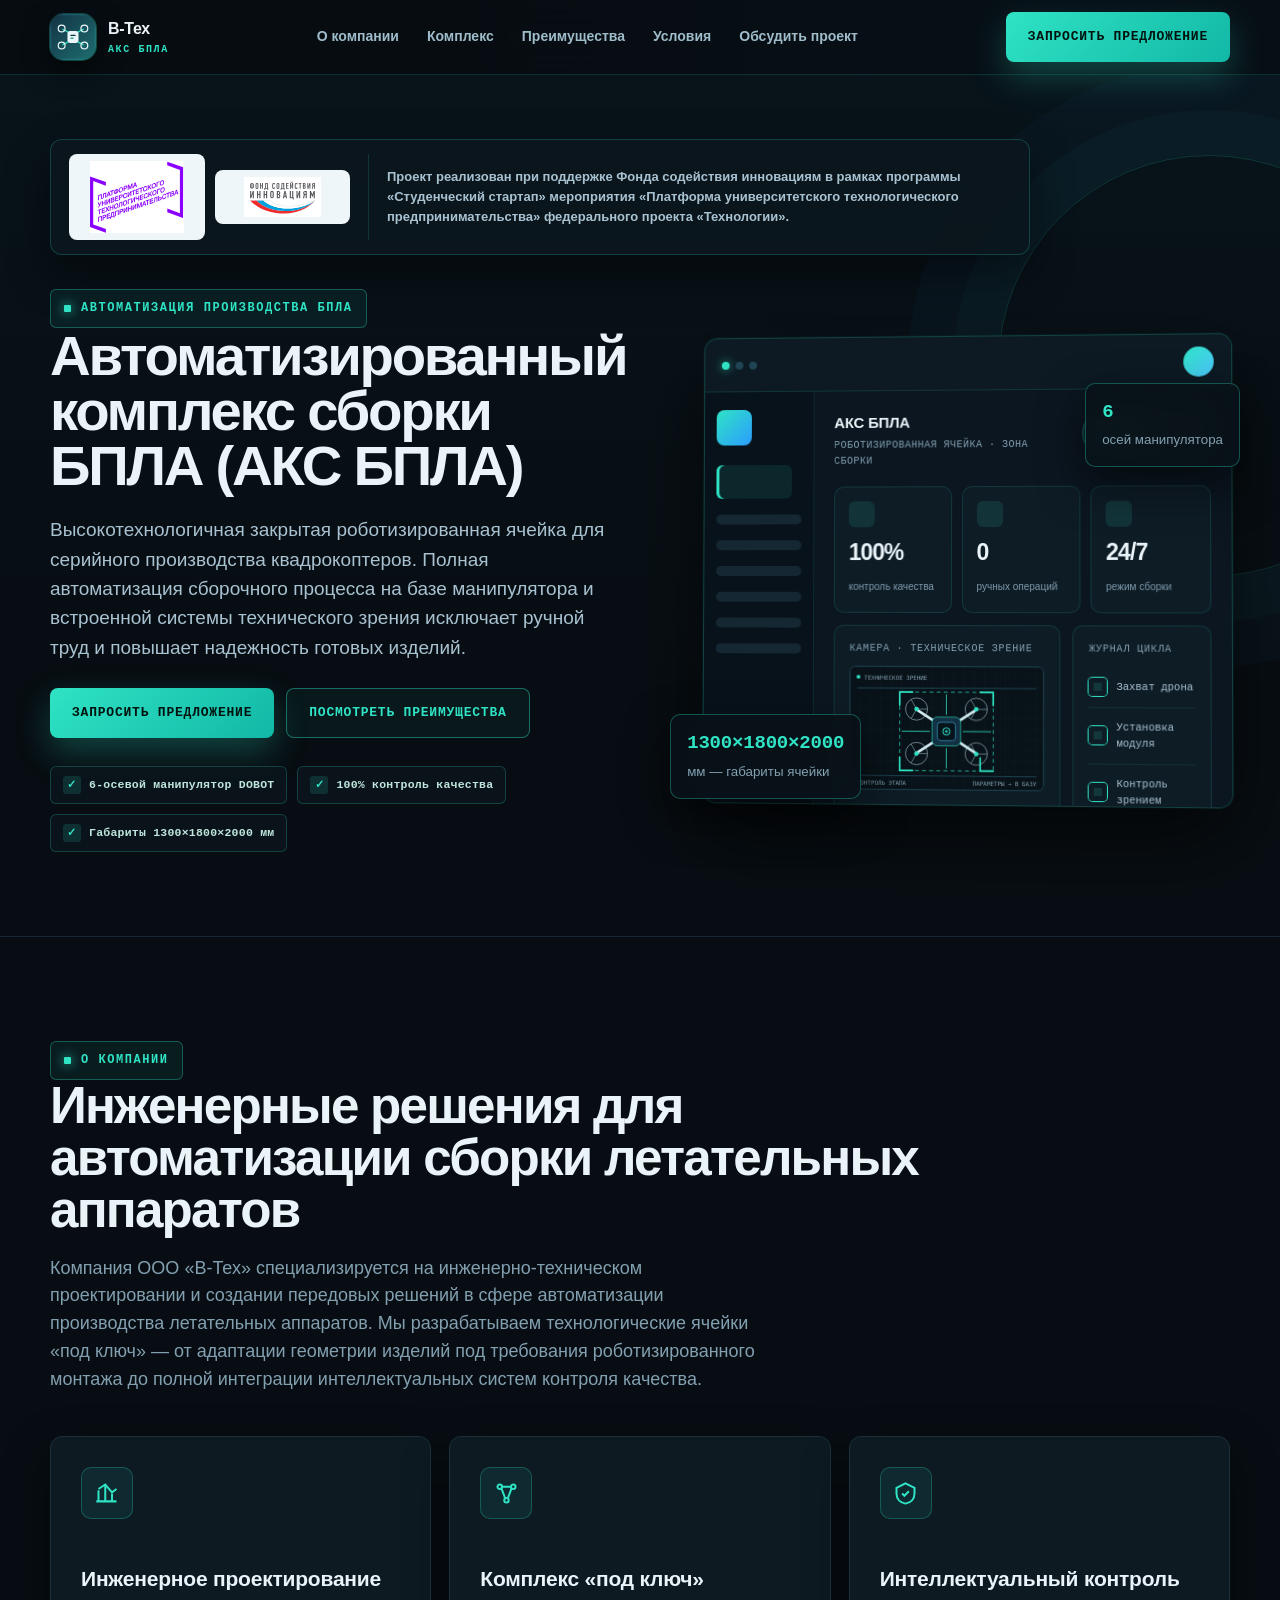
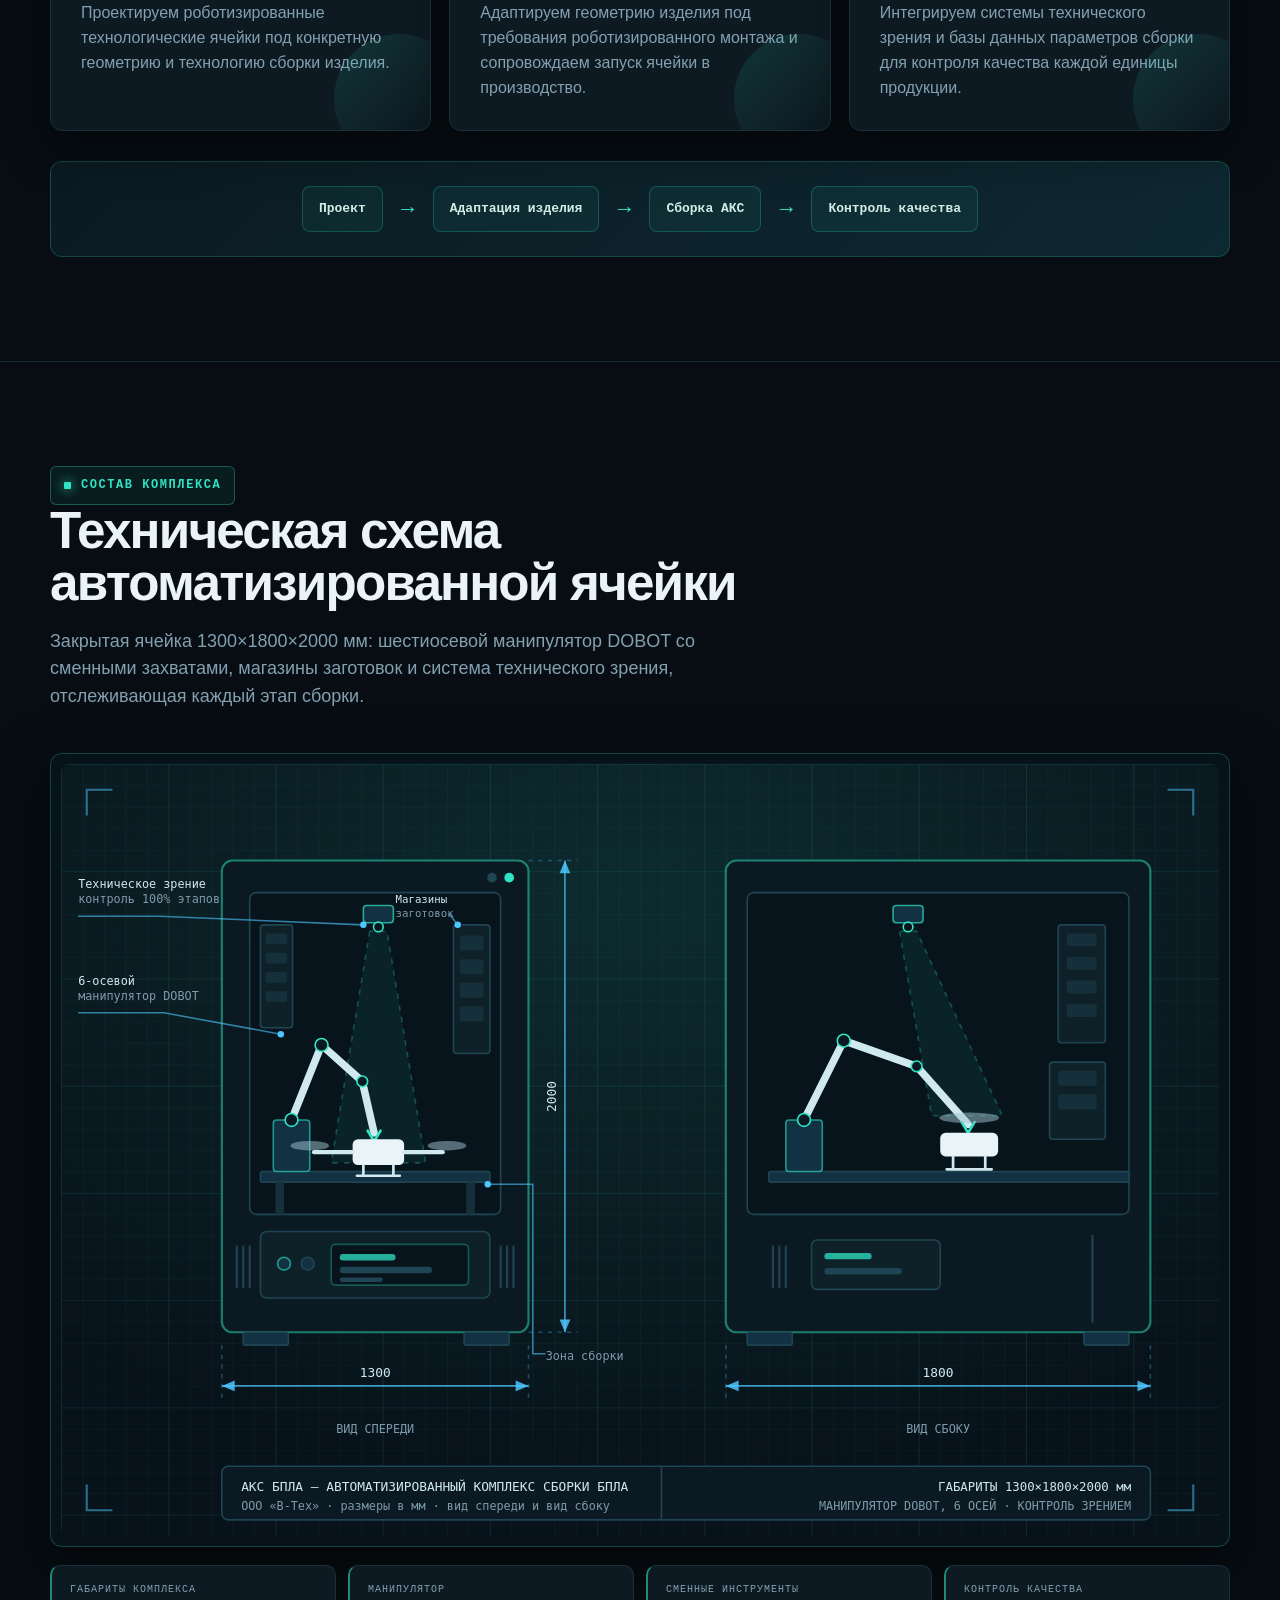
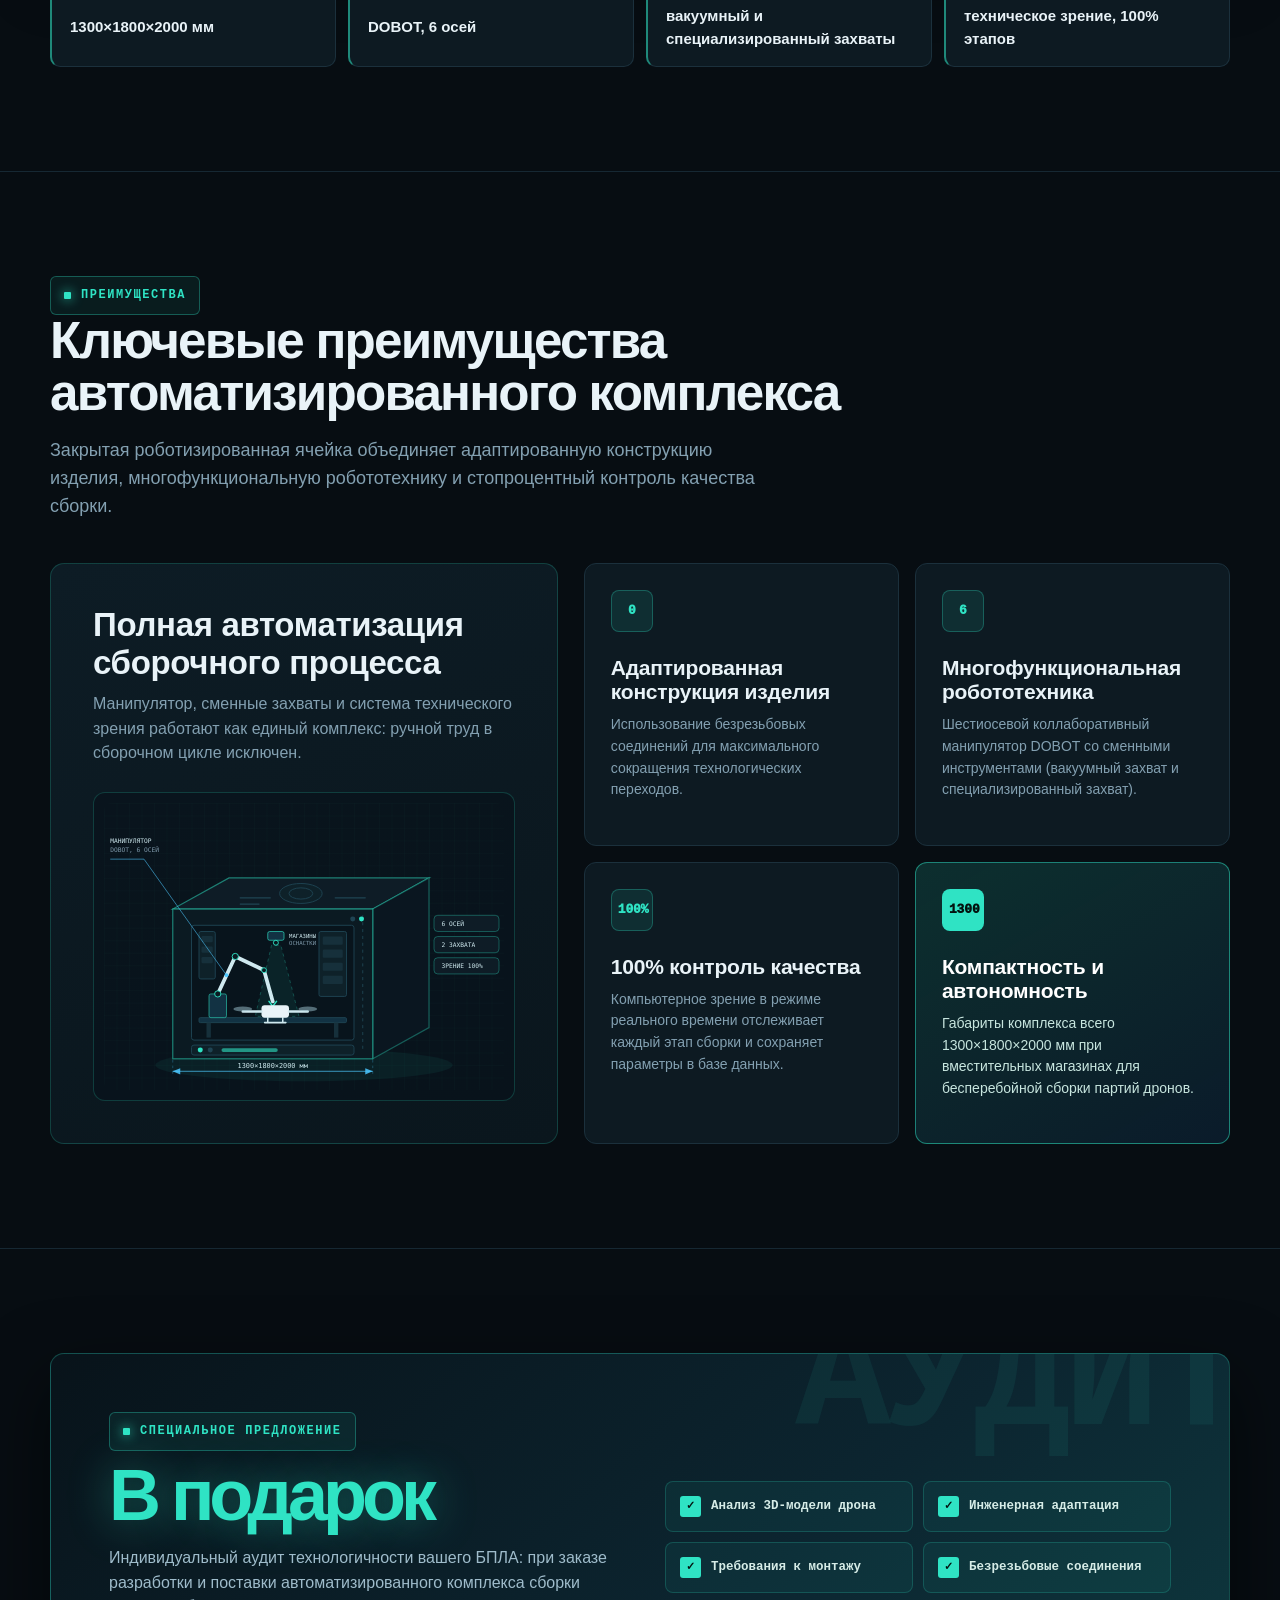
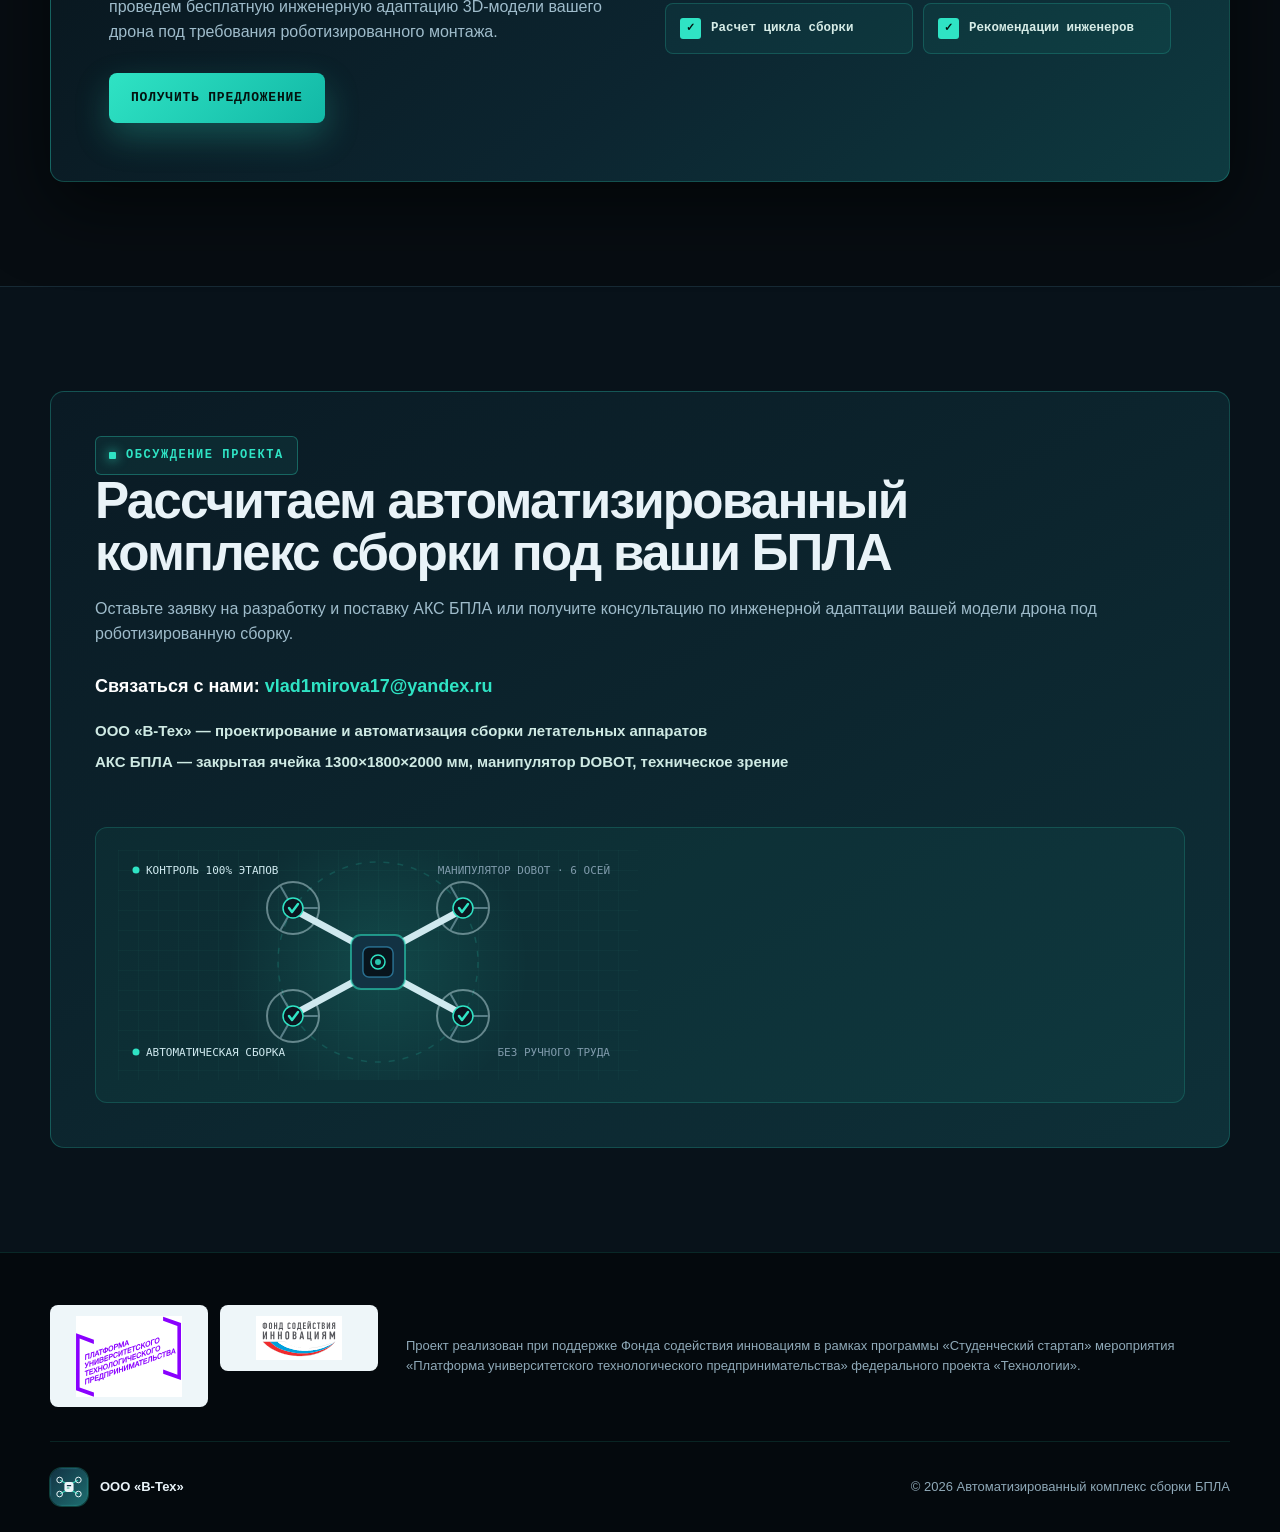
<file: index.html>
<!DOCTYPE html>
<html lang="ru">
<head>
<meta charset="utf-8"/>
<meta name="viewport" content="width=device-width, initial-scale=1, viewport-fit=cover"/>
<title>В-Тех — автоматизированные комплексы и роботизированная сборка БПЛА</title>
<meta name="description" content="В-Тех — разработка автоматизированных и роботизированных комплексов для сборки БПЛА. Автоматизация производства, роботизированная сборка и техническое зрение."/>
<meta name="theme-color" content="#f4faff"/>
<meta name="format-detection" content="telephone=no"/>
<link rel="icon" href="assets/logo.svg" type="image/svg+xml"/>
<link rel="preload" as="image" href="assets/putp.svg"/>
<link rel="preload" as="image" href="assets/fasie.svg"/>
<link rel="stylesheet" href="styles.css"/>
<link rel="stylesheet" href="theme.css"/>
</head>
<body>
<header class="site-header">
  <div class="container nav-wrap">
    <a class="brand" href="#top" aria-label="В-Тех">
      <img src="assets/logo.svg" alt="Логотип ООО «В-Тех»"/>
      <span>В-Тех<small>АКС БПЛА</small></span>
    </a>
    <nav class="nav-links" id="navLinks">
      <a href="#about">О компании</a>
      <a href="#scheme">Комплекс</a>
      <a href="#benefits">Преимущества</a>
      <a href="#offer">Условия</a>
      <a href="#demo">Обсудить проект</a>
    </nav>
    <a class="btn btn-primary nav-cta" href="#demo" data-toast="Напишите нам на vlad1mirova17@yandex.ru — отправим опросный лист на разработку комплекса.">Запросить предложение</a>
    <button class="menu-toggle" id="menuToggle" type="button" aria-label="Открыть меню" aria-controls="navLinks" aria-expanded="false">☰</button>
  </div>
</header>

<main id="top">
  <section class="hero">
    <div class="container">
      <div class="support-strip" aria-label="Информация о поддержке проекта">
        <div class="support-logos">
          <div class="support-logo-card support-logo-card--putp">
            <img src="assets/putp.svg" alt="Платформа университетского технологического предпринимательства"/>
          </div>
          <div class="support-logo-card">
            <img src="assets/fasie.svg" alt="Фонд содействия инновациям"/>
          </div>
        </div>
        <p class="support-text">Проект реализован при поддержке Фонда содействия инновациям в рамках программы «Студенческий стартап» мероприятия «Платформа университетского технологического предпринимательства» федерального проекта «Технологии».</p>
      </div>

      <div class="hero-grid">
        <div class="hero-copy">
          <span class="eyebrow">Автоматизация производства БПЛА</span>
          <h1>Автоматизированный комплекс сборки БПЛА (АКС БПЛА)</h1>
          <p class="lead">Высокотехнологичная закрытая роботизированная ячейка для серийного производства квадрокоптеров. Полная автоматизация сборочного процесса на базе манипулятора и встроенной системы технического зрения исключает ручной труд и повышает надежность готовых изделий.</p>
          <div class="hero-actions">
            <a class="btn btn-primary" href="#demo" data-toast="Напишите нам на vlad1mirova17@yandex.ru — отправим опросный лист на разработку комплекса.">Запросить предложение</a>
            <a class="btn btn-secondary" href="#benefits">Посмотреть преимущества</a>
          </div>
          <div class="hero-points">
            <span>6-осевой манипулятор DOBOT</span>
            <span>100% контроль качества</span>
            <span>Габариты 1300×1800×2000 мм</span>
          </div>
        </div>

        <div class="app-scene" aria-label="Макет панели контроля роботизированной ячейки">
          <div class="floating-card fc-one">
            <b>1300×1800×2000</b>
            <small>мм — габариты ячейки</small>
          </div>
          <div class="floating-card fc-two">
            <b>6</b>
            <small>осей манипулятора</small>
          </div>
          <div class="app-window">
            <div class="app-topbar">
              <div class="window-dots"><i></i><i></i><i></i></div>
              <div class="app-user"></div>
            </div>
            <div class="app-body">
              <aside class="app-side">
                <div class="side-logo"></div>
                <div class="side-item active"></div>
                <div class="side-item"></div>
                <div class="side-item"></div>
                <div class="side-item"></div>
                <div class="side-item"></div>
                <div class="side-item"></div>
                <div class="side-item"></div>
              </aside>
              <div class="app-main">
                <div class="app-heading">
                  <div>
                    <div class="panel-title">АКС БПЛА</div>
                    <div class="panel-subtitle">Роботизированная ячейка · зона сборки</div>
                  </div>
                  <div class="status-pill">Комплекс активен</div>
                </div>
                <div class="metric-grid">
                  <div class="metric">
                    <div class="metric-icon"></div>
                    <b>100%</b>
                    <small>контроль качества</small>
                  </div>
                  <div class="metric">
                    <div class="metric-icon"></div>
                    <b>0</b>
                    <small>ручных операций</small>
                  </div>
                  <div class="metric">
                    <div class="metric-icon"></div>
                    <b>24/7</b>
                    <small>режим сборки</small>
                  </div>
                </div>
                <div class="app-lower">
                  <div class="chart-card">
                    <div class="panel-caption">Камера · техническое зрение</div>
                    <img class="cell-view" src="assets/vision-view.svg" alt="Кадр системы технического зрения: квадрокоптер в зоне сборки, положение узлов отслеживается"/>
                  </div>
                  <div class="tasks-card">
                    <div class="panel-caption">Журнал цикла</div>
                    <div class="task-row"><div class="task-check"></div><div class="task-text">Захват дрона</div></div>
                    <div class="task-row"><div class="task-check"></div><div class="task-text">Установка модуля</div></div>
                    <div class="task-row"><div class="task-check"></div><div class="task-text">Контроль зрением</div></div>
                  </div>
                </div>
              </div>
            </div>
          </div>
        </div>
      </div>
    </div>
  </section>

  <section id="about">
    <div class="container">
      <span class="eyebrow">О компании</span>
      <h2>Инженерные решения для автоматизации сборки летательных аппаратов</h2>
      <p class="section-intro">Компания ООО «В-Тех» специализируется на инженерно-техническом проектировании и создании передовых решений в сфере автоматизации производства летательных аппаратов. Мы разрабатываем технологические ячейки «под ключ» — от адаптации геометрии изделий под требования роботизированного монтажа до полной интеграции интеллектуальных систем контроля качества.</p>
      <div class="about-grid">
        <article class="info-card">
          <div class="icon-box">
            <svg viewBox="0 0 24 24" fill="none" stroke="currentColor" stroke-width="1.8">
              <path d="M4 19V9m6 10V5m6 14v-7m4 7H2"></path>
              <path d="M4 8l6-4 6 7 4-3"></path>
            </svg>
          </div>
          <h3>Инженерное проектирование</h3>
          <p>Проектируем роботизированные технологические ячейки под конкретную геометрию и технологию сборки изделия.</p>
        </article>
        <article class="info-card">
          <div class="icon-box">
            <svg viewBox="0 0 24 24" fill="none" stroke="currentColor" stroke-width="1.8">
              <circle cx="6" cy="6" r="2"></circle>
              <circle cx="18" cy="6" r="2"></circle>
              <circle cx="12" cy="18" r="2"></circle>
              <path d="M8 6h8M7.5 7.5l3.2 8.3m5.8-8.3l-3.2 8.3"></path>
            </svg>
          </div>
          <h3>Комплекс «под ключ»</h3>
          <p>Адаптируем геометрию изделия под требования роботизированного монтажа и сопровождаем запуск ячейки в производство.</p>
        </article>
        <article class="info-card">
          <div class="icon-box">
            <svg viewBox="0 0 24 24" fill="none" stroke="currentColor" stroke-width="1.8">
              <path d="M12 3l8 4v5c0 5-3.4 8.2-8 9-4.6-.8-8-4-8-9V7l8-4z"></path>
              <path d="M9 12l2 2 4-4"></path>
            </svg>
          </div>
          <h3>Интеллектуальный контроль</h3>
          <p>Интегрируем системы технического зрения и базы данных параметров сборки для контроля качества каждой единицы продукции.</p>
        </article>
      </div>
      <div class="flow-strip">
        <div class="flow-row">
          <div class="flow-node">Проект</div>
          <div class="flow-arrow">→</div>
          <div class="flow-node">Адаптация изделия</div>
          <div class="flow-arrow">→</div>
          <div class="flow-node">Сборка АКС</div>
          <div class="flow-arrow">→</div>
          <div class="flow-node">Контроль качества</div>
        </div>
      </div>
    </div>
  </section>


  <section id="scheme">
    <div class="container">
      <span class="eyebrow">Состав комплекса</span>
      <h2>Техническая схема автоматизированной ячейки</h2>
      <p class="section-intro">Закрытая ячейка 1300×1800×2000 мм: шестиосевой манипулятор DOBOT со сменными захватами, магазины заготовок и система технического зрения, отслеживающая каждый этап сборки.</p>
      <figure class="scheme-figure">
        <img src="assets/cell-blueprint.svg" alt="Техническая схема АКС БПЛА: вид спереди и вид сбоку, габариты 1300×1800×2000 мм, манипулятор DOBOT, магазины заготовок, система технического зрения"/>
      </figure>
      <div class="scheme-specs">
        <div class="spec">
          <span class="spec-key">Габариты комплекса</span>
          <span class="spec-val">1300×1800×2000 мм</span>
        </div>
        <div class="spec">
          <span class="spec-key">Манипулятор</span>
          <span class="spec-val">DOBOT, 6 осей</span>
        </div>
        <div class="spec">
          <span class="spec-key">Сменные инструменты</span>
          <span class="spec-val">вакуумный и специализированный захваты</span>
        </div>
        <div class="spec">
          <span class="spec-key">Контроль качества</span>
          <span class="spec-val">техническое зрение, 100% этапов</span>
        </div>
      </div>
    </div>
  </section>

  <section id="benefits">
    <div class="container">
      <span class="eyebrow">Преимущества</span>
      <h2>Ключевые преимущества автоматизированного комплекса</h2>
      <p class="section-intro">Закрытая роботизированная ячейка объединяет адаптированную конструкцию изделия, многофункциональную робототехнику и стопроцентный контроль качества сборки.</p>
      <div class="benefits-layout">
        <div class="benefit-feature">
          <h3>Полная автоматизация сборочного процесса</h3>
          <p>Манипулятор, сменные захваты и система технического зрения работают как единый комплекс: ручной труд в сборочном цикле исключен.</p>
          <figure class="benefit-visual">
            <img src="assets/benefits-cell.svg" alt="Роботизированная ячейка АКС БПЛА в изометрии: манипулятор DOBOT, магазины оснастки, система технического зрения и квадрокоптер на столе сборки"/>
          </figure>
        </div>
        <div class="benefits-grid">
          <article class="benefit-card">
            <span class="benefit-mark">0</span>
            <h3>Адаптированная конструкция изделия</h3>
            <p>Использование безрезьбовых соединений для максимального сокращения технологических переходов.</p>
          </article>
          <article class="benefit-card">
            <span class="benefit-mark">6</span>
            <h3>Многофункциональная робототехника</h3>
            <p>Шестиосевой коллаборативный манипулятор DOBOT со сменными инструментами (вакуумный захват и специализированный захват).</p>
          </article>
          <article class="benefit-card">
            <span class="benefit-mark">100%</span>
            <h3>100% контроль качества</h3>
            <p>Компьютерное зрение в режиме реального времени отслеживает каждый этап сборки и сохраняет параметры в базе данных.</p>
          </article>
          <article class="benefit-card featured">
            <span class="benefit-mark">1300</span>
            <h3>Компактность и автономность</h3>
            <p>Габариты комплекса всего 1300×1800×2000 мм при вместительных магазинах для бесперебойной сборки партий дронов.</p>
          </article>
        </div>
      </div>
    </div>
  </section>

  <section id="offer">
    <div class="container">
      <div class="offer-wrap">
        <div class="offer-grid">
          <div>
            <span class="eyebrow">Специальное предложение</span>
            <div class="discount">
              <b>В подарок</b>
            </div>
            <p>Индивидуальный аудит технологичности вашего БПЛА: при заказе разработки и поставки автоматизированного комплекса сборки проведем бесплатную инженерную адаптацию 3D-модели вашего дрона под требования роботизированного монтажа.</p>
            <a class="btn btn-primary" href="#demo" style="margin-top:12px" data-toast="Напишите нам на vlad1mirova17@yandex.ru — отправим опросный лист для аудита технологичности.">Получить предложение</a>
          </div>
          <div class="offer-list">
            <div class="offer-item">Анализ 3D-модели дрона</div>
            <div class="offer-item">Инженерная адаптация</div>
            <div class="offer-item">Требования к монтажу</div>
            <div class="offer-item">Безрезьбовые соединения</div>
            <div class="offer-item">Расчет цикла сборки</div>
            <div class="offer-item">Рекомендации инженеров</div>
          </div>
        </div>
      </div>
    </div>
  </section>


  <section class="cta" id="demo">
    <div class="container">
      <div class="cta-grid">
        <div class="cta-copy">
          <span class="eyebrow">Обсуждение проекта</span>
          <h2>Рассчитаем автоматизированный комплекс сборки под ваши БПЛА</h2>
          <p>Оставьте заявку на разработку и поставку АКС БПЛА или получите консультацию по инженерной адаптации вашей модели дрона под роботизированную сборку.</p>
          <p class="cta-mail">Связаться с нами: <a href="mailto:vlad1mirova17@yandex.ru">vlad1mirova17@yandex.ru</a></p>
          <ul class="cta-contacts">
            <li>ООО «В-Тех» — проектирование и автоматизация сборки летательных аппаратов</li>
            <li>АКС БПЛА — закрытая ячейка 1300×1800×2000 мм, манипулятор DOBOT, техническое зрение</li>
          </ul>
          <div class="cta-visual">
            <img src="assets/drone-final.svg" alt="Собранный квадрокоптер: все узлы проверены системой технического зрения"/>
          </div>
        </div>
      </div>
    </div>
  </section>
</main>

<footer class="footer">
  <div class="container">
    <div class="funding-footer">
      <div class="funding-logos">
        <div class="funding-logo funding-logo--putp">
          <img src="assets/putp.svg" alt="Платформа университетского технологического предпринимательства"/>
        </div>
        <div class="funding-logo">
          <img src="assets/fasie.svg" alt="Фонд содействия инновациям"/>
        </div>
      </div>
      <p class="funding-text">Проект реализован при поддержке Фонда содействия инновациям в рамках программы «Студенческий стартап» мероприятия «Платформа университетского технологического предпринимательства» федерального проекта «Технологии».</p>
    </div>
    <div class="footer-bottom">
      <div class="footer-brand">
        <img src="assets/logo.svg" alt="В-Тех"/>
        ООО «В-Тех»
      </div>
      <div>© 2026 Автоматизированный комплекс сборки БПЛА</div>
    </div>
  </div>
</footer>

<div class="toast" id="toast" role="status" aria-live="polite"></div>
<script src="script.js"></script>
</body>
</html>
</file>
<file: styles.css>
:root{--ink:#0b2440;--muted:#5e7187;--line:#dceaf2;--paper:#fff;--soft:#f4faff;--sky:#e8f7ff;--blue:#2878ff;--blue-2:#3ca8ff;--mint:#78dfc2;--mint-dark:#2ea984;--navy:#0c335b;--shadow:0 26px 80px #1c537e24;--radius-xl:32px;--radius-lg:24px;--radius-md:18px}
*{box-sizing:border-box}html{scroll-behavior:smooth;-moz-text-size-adjust:100%;text-size-adjust:100%;--lightningcss-light:initial;--lightningcss-dark: ;color-scheme:light}body{color:var(--ink);background:var(--paper);margin:0;font-family:Inter,ui-sans-serif,-apple-system,BlinkMacSystemFont,Segoe UI,Arial,sans-serif;line-height:1.55;overflow-x:hidden}body:before{content:"";pointer-events:none;opacity:.45;z-index:-2;background-image:radial-gradient(circle at 18% 8%,#3ca8ff14,#0000 24%),radial-gradient(circle at 88% 22%,#78dfc21a,#0000 22%);position:fixed;inset:0}a{color:inherit;text-decoration:none}a,button{-webkit-tap-highlight-color:transparent}button{touch-action:manipulation}button,input,textarea{font:inherit}img{max-width:100%;display:block}.container{width:min(1180px,100% - 40px);margin:0 auto}.eyebrow{color:var(--blue);letter-spacing:.04em;text-transform:uppercase;background:#ffffffb8;border:1px solid #2878ff29;border-radius:999px;align-items:center;gap:10px;padding:8px 13px;font-size:13px;font-weight:800;display:inline-flex}.eyebrow:before{content:"";background:var(--mint-dark);border-radius:50%;width:8px;height:8px;box-shadow:0 0 0 5px #2ea9841f}h1,h2,h3,p{margin-top:0}h1{letter-spacing:-.055em;max-width:720px;margin-bottom:22px;font-size:clamp(42px,6vw,76px);line-height:.98}h2{letter-spacing:-.045em;margin-bottom:18px;font-size:clamp(34px,4vw,54px);line-height:1.02}h3{letter-spacing:-.02em;margin-bottom:10px;font-size:21px;line-height:1.15}.section-intro{max-width:730px;color:var(--muted);margin-bottom:42px;font-size:18px}.hero-grid>*,.offer-grid>*,.cta-grid>*,.benefits-layout>*,.modules-visual>*,.funding-footer>*{min-width:0}
.btn{cursor:pointer;border:0;border-radius:14px;justify-content:center;align-items:center;gap:10px;min-height:52px;padding:0 22px;font-weight:800;transition:transform .2s,box-shadow .2s,background .2s;display:inline-flex}.btn:hover{transform:translateY(-2px)}.btn-primary{color:#fff;background:linear-gradient(135deg, var(--blue), var(--blue-2));box-shadow:0 16px 30px #2878ff42}.btn-secondary{color:var(--ink);border:1px solid var(--line);background:#ffffffd6}
.site-header{z-index:50;-webkit-backdrop-filter:blur(18px);backdrop-filter:blur(18px);background:#ffffffd6;border-bottom:1px solid #dceaf2e6;position:sticky;top:0}.nav-wrap{justify-content:space-between;align-items:center;gap:22px;min-height:78px;display:flex}.brand{letter-spacing:-.02em;align-items:center;gap:12px;font-weight:900;display:inline-flex}.brand img{border-radius:14px;width:46px;height:46px;box-shadow:0 8px 24px #2878ff21}.brand span small{color:var(--muted);letter-spacing:.08em;text-transform:uppercase;font-size:11px;font-weight:700;display:block}.nav-links{color:#355168;align-items:center;gap:28px;font-size:14px;font-weight:750;display:flex}.nav-links a:hover{color:var(--blue)}.menu-toggle{border:1px solid var(--line);width:46px;height:46px;color:var(--ink);background:#fff;border-radius:14px;font-size:21px;display:none}
.hero{background:linear-gradient(#f4faffeb,#fffffffa),radial-gradient(circle at 80% 12%,#78dfc22e,#0000 30%);padding:72px 0 88px;position:relative;overflow:hidden}.hero:after{content:"";border:1px solid #2878ff1a;border-radius:50%;width:420px;height:420px;position:absolute;top:80px;right:-140px;box-shadow:0 0 0 45px #2878ff06,0 0 0 90px #2878ff05}.support-strip{z-index:2;background:#ffffffeb;border:1px solid #2878ff1f;border-radius:18px;grid-template-columns:300px minmax(0,1fr);align-items:center;gap:18px;width:min(100%,980px);margin-bottom:34px;padding:14px 18px;display:grid;position:relative;box-shadow:0 12px 36px #245b8414}.support-text{color:#355168;overflow-wrap:break-word;margin:0;font-size:13px;font-weight:750;line-height:1.55}.support-logos{border-right:1px solid var(--line);justify-content:center;align-items:center;gap:10px;padding-right:18px;display:flex}.support-logo-card{background:#fff;border-radius:10px;place-items:center;width:136px;min-width:0;height:54px;padding:7px 10px;display:grid;position:relative}.support-logo-card img{z-index:2;object-fit:contain;background:#fff;max-width:118px;max-height:40px;position:relative}.support-logo-fallback{z-index:1;color:var(--navy);text-align:center;overflow-wrap:break-word;background:#fff;place-items:center;padding:7px;font-size:10px;font-weight:900;line-height:1.1;display:grid;position:absolute;inset:0}.hero-grid{z-index:2;grid-template-columns:1.02fr .98fr;align-items:center;gap:62px;display:grid;position:relative}.hero-copy .lead{color:#425f76;max-width:680px;margin-bottom:26px;font-size:19px}.hero-actions{flex-wrap:wrap;gap:12px;margin-bottom:28px;display:flex}.hero-points{color:#355168;flex-wrap:wrap;gap:10px;font-size:13px;font-weight:800;display:flex}.hero-points span{border:1px solid var(--line);background:#ffffffb8;border-radius:999px;align-items:center;gap:8px;padding:9px 12px;display:inline-flex}.hero-points span:before{content:"✓";color:#fff;background:var(--mint-dark);border-radius:50%;place-items:center;width:18px;height:18px;font-size:11px;display:grid}.support-logo-card--putp{width:136px;height:86px}.support-logo-card--putp img{max-width:118px;max-height:72px}
.app-scene{min-height:520px;position:relative}.app-window{box-shadow:var(--shadow);background:#fff;border:1px solid #bfd9e8e6;border-radius:28px;position:absolute;inset:24px 0 26px 18px;overflow:hidden;transform:perspective(1200px)rotateY(-4deg)rotateX(1deg)}.app-topbar{background:#fff;border-bottom:1px solid #e9f0f5;justify-content:space-between;align-items:center;height:54px;padding:0 17px;display:flex}.window-dots{gap:6px;display:flex}.window-dots i{background:#d2e2ec;border-radius:50%;width:8px;height:8px}.app-user{background:linear-gradient(135deg, var(--mint), var(--blue-2));border-radius:50%;width:30px;height:30px}.app-body{grid-template-columns:120px 1fr;height:calc(100% - 54px);display:grid}.app-side{background:#f8fbfd;border-right:1px solid #e9f0f5;padding:18px 12px}.side-logo{background:linear-gradient(135deg, var(--blue), var(--mint));border-radius:12px;width:36px;height:36px;margin-bottom:20px}.side-item{background:#dae8f0;border-radius:999px;height:10px;margin:0 0 16px}.side-item.active{width:88%;height:34px;box-shadow:inset 3px 0 0 var(--blue);background:#eaf4ff;border-radius:10px}.app-main{background:#fbfdff;padding:20px}.app-heading{justify-content:space-between;align-items:flex-start;gap:14px;margin-bottom:18px;display:flex}.fake-title{background:#203d55;border-radius:999px;width:150px;height:15px}.fake-subtitle{background:#cbdbe5;border-radius:999px;width:210px;height:8px;margin-top:9px}.status-pill{color:var(--mint-dark);background:#eafaf5;border-radius:999px;padding:7px 11px;font-size:10px;font-weight:900}.metric-grid{grid-template-columns:repeat(3,1fr);gap:10px;margin-bottom:12px;display:grid}.metric{background:#fff;border:1px solid #e5eef4;border-radius:16px;min-height:88px;padding:14px}.metric b{letter-spacing:-.04em;margin:8px 0 2px;font-size:23px;display:block}.metric small{color:#7890a2;font-size:10px}.metric-icon{background:#eaf4ff;border-radius:9px;width:26px;height:26px}.app-lower{grid-template-columns:1.25fr .75fr;gap:12px;display:grid}.chart-card,.tasks-card{background:#fff;border:1px solid #e5eef4;border-radius:17px;min-height:190px;padding:15px}.chart-bars{border-bottom:1px solid #eaf0f4;align-items:flex-end;gap:8px;height:120px;margin-top:18px;padding:0 6px 10px;display:flex}.chart-bars i{background:linear-gradient(180deg, var(--blue-2), var(--blue));opacity:.9;border-radius:8px 8px 3px 3px;flex:1}.chart-bars i:first-child{height:38%}.chart-bars i:nth-child(2){height:58%}.chart-bars i:nth-child(3){height:44%}.chart-bars i:nth-child(4){height:76%}.chart-bars i:nth-child(5){height:61%}.chart-bars i:nth-child(6){height:88%}.task-row{border-bottom:1px solid #edf3f6;align-items:center;gap:9px;padding:11px 0;display:flex}.task-row:last-child{border-bottom:0}.task-check{width:18px;height:18px;box-shadow:inset 0 0 0 5px #fff, 0 0 0 1px var(--mint);background:#eafaf5;border-radius:6px}.task-lines{flex:1}.task-lines:before,.task-lines:after{content:"";background:#dbe8ef;border-radius:99px;height:7px;display:block}.task-lines:after{background:#edf3f6;width:68%;margin-top:6px}.floating-card{z-index:3;-webkit-backdrop-filter:blur(12px);backdrop-filter:blur(12px);background:#fffffff0;border:1px solid #d3e5eff2;border-radius:16px;padding:14px 16px;position:absolute;box-shadow:0 16px 40px #1c537e29}.floating-card b{font-size:22px;display:block}.floating-card small{color:var(--muted)}.fc-one{bottom:32px;left:-12px}.fc-two{top:72px;right:-10px}
section{padding:104px 0}.about-grid{grid-template-columns:repeat(3,1fr);gap:18px;display:grid}.info-card{border:1px solid var(--line);border-radius:var(--radius-lg);background:#fff;min-height:258px;padding:30px;position:relative;overflow:hidden;box-shadow:0 18px 50px #245b8412}.info-card:after{content:"";background:linear-gradient(135deg,#2878ff1a,#78dfc224);border-radius:50%;width:130px;height:130px;position:absolute;bottom:-34px;right:-34px}.icon-box{width:52px;height:52px;color:var(--blue);background:linear-gradient(135deg,#eaf4ff,#effdf9);border-radius:16px;place-items:center;margin-bottom:48px;display:grid}.icon-box svg{width:27px;height:27px}.info-card p{color:var(--muted);margin-bottom:0}.flow-strip{border-radius:var(--radius-lg);color:#fff;background:linear-gradient(135deg,#0d3158,#154b77);margin-top:30px;padding:24px}.flow-row{grid-template-columns:repeat(7,auto);justify-content:center;align-items:center;gap:14px;font-weight:850;display:grid}.flow-node{background:#ffffff14;border:1px solid #ffffff29;border-radius:12px;padding:12px 16px}.flow-arrow{color:var(--mint);font-size:22px}
.modules{background:#f7fbfe}.modules-grid{grid-template-columns:repeat(5,1fr);gap:14px;display:grid}.module-card{background:#fffffff5;border:1px solid #dceaf2;border-radius:21px;min-height:210px;padding:23px;transition:transform .2s,box-shadow .2s,border-color .2s}.module-card:hover{border-color:#2878ff59;transform:translateY(-5px);box-shadow:0 18px 50px #245b841a}.module-no{color:#fff;background:linear-gradient(135deg, var(--blue), var(--blue-2));border-radius:12px;place-items:center;width:38px;height:38px;margin-bottom:34px;font-size:13px;font-weight:900;display:inline-grid}.module-card p{color:var(--muted);margin-bottom:0;font-size:13px}.modules-visual{grid-template-columns:1fr 1fr;align-items:stretch;gap:22px;margin-top:28px;display:grid}.visual-panel{border-radius:var(--radius-xl);color:#fff;background:linear-gradient(145deg,#0b2f55,#16527f);min-height:330px;position:relative;overflow:hidden}.visual-copy{z-index:2;max-width:310px;padding:38px;position:relative}.visual-copy p{color:#ffffffb3}.orbit{border:1px solid #ffffff2e;border-radius:50%;width:350px;height:350px;position:absolute;bottom:-60px;right:-55px}.orbit:before,.orbit:after{content:"";border:1px solid #ffffff1f;border-radius:50%;position:absolute;inset:42px}.orbit:after{inset:98px}.orbit-dot{background:linear-gradient(135deg, var(--mint), #fff);border-radius:18px;width:52px;height:52px;position:absolute;box-shadow:0 12px 30px #0000002e}.orbit-dot.one{top:30px;left:100px}.orbit-dot.two{background:linear-gradient(135deg,#6cb5ff,#fff);top:140px;right:5px}.orbit-dot.three{bottom:20px;left:64px}.orbit-dot.four{background:linear-gradient(135deg,var(--blue),var(--blue-2));border-radius:24px;width:72px;height:72px;top:142px;left:135px}.doc-visual{border:1px solid var(--line);border-radius:var(--radius-xl);background:#fff;min-height:330px;padding:34px;position:relative;overflow:hidden}.doc-stack{width:210px;height:230px;position:absolute;bottom:24px;right:34px}.doc-sheet{background:#fff;border:1px solid #dce8ef;border-radius:18px;padding:20px;position:absolute;inset:0;box-shadow:0 18px 50px #245b841f}.doc-sheet:first-child{background:#eaf7ff;transform:rotate(-9deg)translate(-22px,8px)}.doc-sheet:nth-child(2){background:#effcf7;transform:rotate(6deg)translate(18px)}.doc-sheet:nth-child(3){transform:rotate(0)}.doc-line{background:#dae8f0;border-radius:99px;height:9px;margin-bottom:12px}.doc-line.short{width:58%}.doc-line.blue{background:var(--blue);width:38%}.doc-grid-mini{grid-template-columns:repeat(3,1fr);gap:7px;margin-top:20px;display:grid}.doc-grid-mini i{background:#edf5f9;border-radius:9px;height:48px}
.benefits-layout{grid-template-columns:.88fr 1.12fr;align-items:stretch;gap:26px;display:grid}.benefit-feature{border-radius:var(--radius-xl);background:linear-gradient(145deg,#eaf7ff,#f2fffb);min-height:570px;padding:42px;position:relative;overflow:hidden}.benefit-feature h3{max-width:380px;font-size:33px}.benefit-feature p{max-width:430px;color:var(--muted)}.quality-wheel{background:radial-gradient(circle,#fff 0 24%,#0000 25%);border:1px solid #2878ff2e;border-radius:50%;width:380px;height:380px;position:absolute;bottom:-55px;left:50%;transform:translate(-50%);box-shadow:inset 0 0 0 55px #2878ff09,inset 0 0 0 110px #78dfc20a}.quality-wheel:before{content:"СМК";color:var(--blue);place-items:center;font-size:40px;font-weight:950;display:grid;position:absolute;inset:0}.wheel-item{text-align:center;background:#fff;border:1px solid #dbeaf1;border-radius:20px;place-items:center;width:66px;height:66px;font-size:11px;font-weight:900;display:grid;position:absolute;box-shadow:0 14px 30px #245b841f}.wheel-item.a{top:6px;left:157px}.wheel-item.b{top:96px;right:12px}.wheel-item.c{bottom:48px;right:46px}.wheel-item.d{bottom:48px;left:46px}.wheel-item.e{top:96px;left:12px}.benefits-grid{grid-template-columns:repeat(2,1fr);gap:16px;display:grid}.benefit-card{border:1px solid var(--line);background:#fff;border-radius:22px;min-height:177px;padding:26px}.benefit-card.featured{color:#fff;background:linear-gradient(135deg,#0b3158,#155482);border:0}.benefit-card p{color:var(--muted);margin-bottom:0;font-size:14px}.benefit-card.featured p{color:#ffffffb8}.benefit-mark{width:42px;height:42px;color:var(--blue);background:#edf6ff;border-radius:13px;place-items:center;margin-bottom:24px;font-weight:950;display:grid}.featured .benefit-mark{color:var(--navy);background:var(--mint)}
.offer-wrap{color:#fff;background:linear-gradient(135deg,#0b2f55 0%,#14507f 62%,#1c6f8d 100%);border-radius:36px;padding:58px;position:relative;overflow:hidden;box-shadow:0 26px 80px #0b2f5538}.offer-wrap:after{content:"20%";color:#ffffff12;letter-spacing:-.08em;font-size:220px;font-weight:950;line-height:1;position:absolute;top:-70px;right:-26px}.offer-grid{z-index:2;grid-template-columns:1fr 1fr;align-items:center;gap:50px;display:grid;position:relative}.discount{align-items:baseline;gap:12px;margin:12px 0 18px;display:inline-flex}.discount b{letter-spacing:-.07em;color:var(--mint);font-size:88px;line-height:.9}.discount span{max-width:150px;font-size:18px;font-weight:800}.offer-wrap p{color:#ffffffbf}.offer-list{grid-template-columns:1fr 1fr;gap:12px;display:grid}.offer-item{background:#ffffff12;border:1px solid #ffffff21;border-radius:14px;align-items:center;gap:10px;padding:14px;font-size:13px;font-weight:750;display:flex}.offer-item:before{content:"✓";width:21px;height:21px;color:var(--navy);background:var(--mint);border-radius:50%;flex:0 0 21px;place-items:center;font-size:11px;font-weight:950;display:grid}
.cta{background:#f6fbfe}.cta-grid{grid-template-columns:1fr;align-items:stretch;gap:28px;display:grid}.cta-copy{border-radius:var(--radius-xl);color:#fff;background:linear-gradient(145deg,#0b3158,#155482);padding:44px}.cta-copy p{color:#ffffffb8}.cta-contacts{color:#fff;gap:8px;margin:18px 0 0;padding:0;font-size:15px;font-weight:750;list-style:none;display:grid}.cta-contacts a:hover{color:var(--mint)}.cta-visual{background:#ffffff0f;border:1px solid #ffffff1f;border-radius:22px;margin-top:54px;padding:22px}.cta-visual svg{width:100%;height:auto}.cta-copy .cta-mail{color:#fff;margin:26px 0 0;font-size:18px;font-weight:800}.cta-copy .cta-mail a{color:var(--mint);word-break:break-all}.cta-copy .cta-mail a:hover{text-decoration:underline}
.footer{padding:52px 0 calc(26px + env(safe-area-inset-bottom));color:#cfe1ee;background:#071f38}.funding-footer{border-bottom:1px solid #ffffff1a;grid-template-columns:328px minmax(0,1fr);align-items:center;gap:28px;padding-bottom:34px;display:grid}.funding-logos{gap:12px;display:flex}.funding-logo{background:#fff;border-radius:12px;place-items:center;width:158px;height:66px;padding:9px;display:grid;position:relative}.funding-logo img{z-index:2;object-fit:contain;background:#fff;max-height:44px;position:relative}.funding-text{color:#ffffffb8;margin:0;font-size:13px}.footer-bottom{justify-content:space-between;align-items:center;gap:20px;padding-top:26px;font-size:13px;display:flex}.footer-brand{color:#fff;align-items:center;gap:12px;font-weight:900;display:flex}.footer-brand img{border-radius:12px;width:38px;height:38px}.funding-logo--putp{width:158px;height:102px}.funding-logo--putp img{max-height:84px}
.toast{z-index:100;color:#fff;opacity:0;pointer-events:none;background:#0c335b;border-radius:14px;max-width:360px;padding:16px 18px;transition:all .25s;position:fixed;bottom:22px;right:22px;transform:translateY(16px);box-shadow:0 18px 50px #071f3847}.toast.show{opacity:1;transform:translateY(0)}
@media (max-width:1050px){.nav-links{border:1px solid var(--line);box-shadow:var(--shadow);background:#fff;border-radius:18px;flex-direction:column;align-items:stretch;padding:18px;display:none;position:absolute;top:72px;left:20px;right:20px}.nav-links.open{display:flex}.menu-toggle{place-items:center;display:inline-grid}.nav-cta{display:none}.hero-grid,.offer-grid,.cta-grid,.benefits-layout{grid-template-columns:1fr}.hero-copy{text-align:center}.hero-copy h1,.hero-copy .lead{margin-left:auto;margin-right:auto}.hero-actions,.hero-points{justify-content:center}.support-strip{margin-left:auto;margin-right:auto}.app-scene{width:100%;max-width:720px;margin:10px auto 0}.modules-grid{grid-template-columns:repeat(3,1fr)}.about-grid{grid-template-columns:1fr}.info-card{min-height:220px}.icon-box{margin-bottom:28px}.funding-footer{grid-template-columns:1fr}}@media (max-width:760px){.container{width:min(1180px,100% - 24px)}section{padding:76px 0}.hero{padding:40px 0 68px}.hero h1{font-size:46px}.support-strip{grid-template-columns:1fr;gap:12px;width:100%;padding:14px}.support-logos{border-right:0;border-bottom:1px solid var(--line);flex-wrap:wrap;justify-content:flex-start;width:100%;padding-bottom:12px;padding-right:0}.support-logo-card{width:150px}.support-logo-card--putp{width:150px;height:86px}.support-text{font-size:12.5px}.app-scene{min-height:420px}.app-window{inset:12px 0 30px;transform:none}.app-body{grid-template-columns:84px 1fr}.app-side{padding:14px 8px}.metric-grid{grid-template-columns:1fr}.metric{align-items:center;gap:10px;min-height:56px;display:flex}.metric b{margin:0;font-size:18px}.app-lower{grid-template-columns:1fr}.tasks-card{display:none}.chart-card{min-height:150px}.chart-bars{height:90px}.fc-two{display:none}.fc-one{bottom:-2px;left:10px}.flow-row{text-align:center;grid-template-columns:1fr;justify-items:stretch}.flow-arrow{transform:rotate(90deg)}.modules-grid{grid-template-columns:1fr 1fr}.module-card{min-height:188px;padding:19px}.modules-visual{grid-template-columns:1fr}.visual-panel,.doc-visual{min-height:310px}.benefits-grid{grid-template-columns:1fr}.benefit-feature{min-height:510px;padding:30px}.quality-wheel{width:330px;height:330px}.wheel-item.a{left:132px}.offer-wrap{border-radius:28px;padding:34px 24px}.discount b{font-size:68px}.offer-list{grid-template-columns:1fr}.cta-copy{padding:28px}.funding-logos{flex-wrap:wrap}.footer-bottom{flex-direction:column;align-items:flex-start}}@media (max-width:470px){.brand span{font-size:14px}.hero h1{font-size:40px}.hero-copy .lead{font-size:17px}.hero-actions .btn{width:100%}.hero-points{flex-direction:column;align-items:stretch}.hero-points span{justify-content:center}.modules-grid{grid-template-columns:1fr}.module-card{min-height:auto}.module-no{margin-bottom:20px}.doc-stack{width:180px;right:16px}.visual-copy,.doc-visual{padding:28px}.funding-logo{width:100%;max-width:170px}.funding-logo--putp{max-width:170px;height:102px}.support-strip{border-radius:14px}.support-text{font-size:12px;line-height:1.5}}@media (max-width:360px){.container{width:calc(100% - 20px)}.nav-wrap{min-height:68px}.brand img{width:40px;height:40px}.brand span{font-size:13px}.brand span small{font-size:9px}.hero{padding-top:30px}.hero h1{font-size:36px}h2{font-size:31px}.support-logo-card{width:140px}.support-logo-card--putp{width:140px;height:80px}.app-scene{min-height:380px}.app-body{grid-template-columns:68px minmax(0,1fr)}.app-main{padding:13px}.floating-card{padding:11px 12px}.floating-card b{font-size:18px}.offer-wrap,.cta-copy{padding-left:20px;padding-right:20px}}@media (hover:none){.btn:hover,.module-card:hover{transform:none}}@media (prefers-reduced-motion:reduce){html{scroll-behavior:auto}*,:before,:after{transition-duration:.01ms!important;animation-duration:.01ms!important;animation-iteration-count:1!important}}@supports not ((-webkit-backdrop-filter:blur(1px)) or (backdrop-filter:blur(1px))){.site-header,.floating-card{background:#fffffffa}}
</file>
<file: theme.css>
/* ============================================================
   ООО «В-Тех» — АКС БПЛА
   Тема «Инженерный контур» (industrial / mission control)

   styles.css  — базовая сетка, типографика-скелет и адаптив
   theme.css   — визуальная идентиность: тёмный графит, техно-циан,
                 моноширинные метки, HUD-панели, сетка-чертёж
   ============================================================ */

:root{
  --ink:#e9f3f8;
  --muted:#83a0b1;
  --line:#1b303c;
  --paper:#070d12;
  --soft:#0a141a;
  --sky:#0d1c25;
  --blue:#2b9dff;
  --blue-2:#4cc7ff;
  --mint:#2fe3c4;
  --mint-dark:#12b8a6;
  --navy:#071018;
  --panel:#0d1a22;
  --panel-2:#101f28;
  --steel:#1f4453;
  --mono:ui-monospace,SFMono-Regular,"JetBrains Mono",Consolas,"Liberation Mono",monospace;
  --shadow:0 22px 60px rgba(0,0,0,.55);
  --radius-xl:14px;
  --radius-lg:12px;
  --radius-md:10px;
}

body{background:var(--paper);color:var(--ink)}

/* Фон: инженерная сетка + холодные засветки */
body:before{
  opacity:1;
  background-image:
    linear-gradient(rgba(47,227,196,.045) 1px,transparent 1px),
    linear-gradient(90deg,rgba(47,227,196,.045) 1px,transparent 1px),
    radial-gradient(circle at 84% 4%,rgba(43,157,255,.16),transparent 44%),
    radial-gradient(circle at 4% 94%,rgba(47,227,196,.10),transparent 40%);
  background-size:64px 64px,64px 64px,100% 100%,100% 100%;
}

::selection{background:var(--mint);color:#04140f}

/* Тёмная схема для системных элементов и скроллбара */
html{color-scheme:dark}
::-webkit-scrollbar{width:11px;height:11px}
::-webkit-scrollbar-track{background:#070d12}
::-webkit-scrollbar-thumb{background:#1e3b46;border:2px solid #070d12;border-radius:8px}
::-webkit-scrollbar-thumb:hover{background:var(--mint)}

h1,h2{font-weight:800}
h1{letter-spacing:-.04em}
h2{letter-spacing:-.035em;max-width:900px}
h3{letter-spacing:-.01em}

.section-intro{color:var(--muted)}

/* Разделители секций — тонкая техническая линия */
section + section{border-top:1px solid rgba(27,48,60,.8)}

/* Метка-«шильдик»: моноширинный код вместо мягкой пилюли */
.eyebrow{
  color:var(--mint);
  background:rgba(47,227,196,.07);
  border:1px solid rgba(47,227,196,.32);
  border-radius:6px;
  font-family:var(--mono);
  font-size:12px;
  font-weight:700;
  letter-spacing:.13em;
  padding:9px 13px;
}
.eyebrow:before{
  width:7px;
  height:7px;
  border-radius:1px;
  background:var(--mint);
  box-shadow:0 0 12px var(--mint);
}

/* ================= ШАПКА И НАВИГАЦИЯ ================= */
.site-header{
  background:rgba(7,13,18,.86);
  border-bottom:1px solid rgba(47,227,196,.16);
}
.nav-wrap{min-height:74px}
.brand img{box-shadow:0 0 0 1px rgba(47,227,196,.28),0 10px 26px rgba(0,0,0,.5)}
.brand span small{
  color:var(--mint);
  font-family:var(--mono);
  letter-spacing:.16em;
  font-size:10px;
}
.nav-links{color:#9fbccb;font-size:14px;font-weight:700}
.nav-links a{padding:6px 0;border-bottom:1px solid transparent;transition:color .2s,border-color .2s}
.nav-links a:hover{color:var(--mint);border-bottom-color:rgba(47,227,196,.5)}
.menu-toggle{
  color:var(--mint);
  background:rgba(47,227,196,.06);
  border:1px solid rgba(47,227,196,.3);
  border-radius:10px;
}

/* ================= КНОПКИ ================= */
.btn{
  border-radius:8px;
  min-height:50px;
  font-family:var(--mono);
  font-size:13px;
  font-weight:700;
  letter-spacing:.06em;
  text-transform:uppercase;
}
.btn-primary{
  color:#03130f;
  background:linear-gradient(135deg,var(--mint),#12b8a6);
  box-shadow:0 14px 34px rgba(47,227,196,.26);
}
.btn-primary:hover{box-shadow:0 18px 42px rgba(47,227,196,.36)}
.btn-secondary{
  color:var(--mint);
  background:rgba(47,227,196,.05);
  border:1px solid rgba(47,227,196,.42);
}
.btn-secondary:hover{background:rgba(47,227,196,.12)}

/* ================= ПЕРВЫЙ ЭКРАН ================= */
.hero{
  background:linear-gradient(180deg,#08131a,#070d12 72%),
             radial-gradient(circle at 78% 6%,rgba(47,227,196,.16),transparent 42%);
  padding:64px 0 84px;
}
.hero:after{
  border:1px solid rgba(47,227,196,.18);
  box-shadow:0 0 0 45px rgba(47,227,196,.03),0 0 0 90px rgba(43,157,255,.03);
}
.support-strip{
  background:rgba(11,22,29,.88);
  border:1px solid rgba(47,227,196,.22);
  border-radius:12px;
  box-shadow:0 18px 44px rgba(0,0,0,.45);
}
.support-logos{border-right:1px solid rgba(47,227,196,.16)}
.support-logo-card{background:#eef6f9;border-radius:8px}
.support-text{color:#a9c2d1;font-weight:600}
.hero-copy .lead{color:#a9c2d1;max-width:640px}

.hero-points span{
  color:#bfe6dd;
  background:rgba(11,22,29,.85);
  border:1px solid rgba(47,227,196,.22);
  border-radius:6px;
  font-family:var(--mono);
  font-size:11.5px;
  font-weight:700;
  letter-spacing:.02em;
}
.hero-points span:before{
  color:var(--mint);
  background:rgba(47,227,196,.14);
  border-radius:3px;
}

/* ================= HUD-ПАНЕЛЬ КОМПЛЕКСА ================= */
.app-window{
  background:#0a141d;
  border:1px solid rgba(47,227,196,.22);
  border-radius:14px;
  box-shadow:0 30px 80px rgba(0,0,0,.62),0 0 0 1px rgba(47,227,196,.05);
  transform:perspective(1200px) rotateY(-3deg) rotateX(1deg);
}
.app-topbar{background:#0d1a23;border-bottom:1px solid rgba(47,227,196,.14)}
.window-dots i{background:#1f4453}
.window-dots i:first-child{background:var(--mint);box-shadow:0 0 10px rgba(47,227,196,.7)}
.app-body{grid-template-columns:112px 1fr}
.app-side{background:#08121a;border-right:1px solid rgba(47,227,196,.12)}
.side-logo{background:linear-gradient(135deg,var(--mint),var(--blue));border-radius:8px}
.side-item{background:#152733}
.side-item.active{background:rgba(47,227,196,.1);box-shadow:inset 3px 0 0 var(--mint);border-radius:6px}
.app-main{background:#0b1620}
.fake-title{background:#2b4d5e}
.fake-subtitle{background:#1a2f39}
.status-pill{
  color:var(--mint);
  background:rgba(47,227,196,.1);
  border:1px solid rgba(47,227,196,.34);
  font-family:var(--mono);
  letter-spacing:.06em;
  text-transform:uppercase;
}
.metric{background:#0e1c26;border:1px solid rgba(47,227,196,.14);border-radius:10px}
.metric-icon{background:rgba(47,227,196,.12);border-radius:6px}
.metric small{color:#7f9aab}
.chart-card,.tasks-card{background:#0e1c26;border:1px solid rgba(47,227,196,.14);border-radius:10px}
.chart-bars{border-bottom:1px solid rgba(47,227,196,.14)}
.chart-bars i{background:linear-gradient(180deg,var(--mint),rgba(43,157,255,.55));opacity:1;border-radius:4px 4px 2px 2px}
.task-row{border-bottom:1px solid rgba(47,227,196,.1)}
.task-check{background:rgba(47,227,196,.14);box-shadow:inset 0 0 0 5px #0e1c26,0 0 0 1px var(--mint);border-radius:4px}
.task-lines:before{background:#1e3542}
.task-lines:after{background:#152733}
.floating-card{
  background:rgba(9,18,24,.92);
  border:1px solid rgba(47,227,196,.32);
  border-radius:10px;
  box-shadow:0 18px 44px rgba(0,0,0,.55);
}
.floating-card b{color:var(--mint);font-family:var(--mono);font-size:19px;letter-spacing:-.01em}
.floating-card small{color:var(--muted)}

/* ================= О КОМПАНИИ ================= */
.info-card{
  background:var(--panel);
  border:1px solid var(--line);
  border-radius:var(--radius-lg);
  box-shadow:0 18px 46px rgba(0,0,0,.4);
  transition:transform .22s,border-color .22s,box-shadow .22s;
}
.info-card:hover{
  transform:translateY(-4px);
  border-color:rgba(47,227,196,.45);
  box-shadow:0 24px 56px rgba(0,0,0,.5),0 0 0 1px rgba(47,227,196,.16);
}
.info-card:after{background:linear-gradient(135deg,rgba(47,227,196,.14),transparent 68%)}
.info-card p{color:var(--muted)}
.icon-box{
  color:var(--mint);
  background:rgba(47,227,196,.08);
  border:1px solid rgba(47,227,196,.26);
  border-radius:10px;
}
.flow-strip{
  background:linear-gradient(135deg,#0b1a22,#0e2831);
  border:1px solid rgba(47,227,196,.2);
  border-radius:var(--radius-lg);
}
.flow-node{
  color:#d3ece6;
  background:rgba(47,227,196,.06);
  border:1px solid rgba(47,227,196,.24);
  border-radius:8px;
  font-family:var(--mono);
  font-size:13px;
  font-weight:700;
}
.flow-arrow{color:var(--mint)}

/* ================= ПРЕИМУЩЕСТВА ================= */
.benefit-feature{
  background:linear-gradient(160deg,#0d1c25,#0a161d);
  border:1px solid rgba(47,227,196,.2);
  border-radius:var(--radius-xl);
}
.benefit-feature h3{color:var(--ink)}
.benefit-feature p{color:var(--muted)}
.benefit-visual{
  max-width:520px;
  margin:26px auto 0;
  padding:10px;
  background:rgba(8,18,26,.55);
  border:1px solid rgba(47,227,196,.2);
  border-radius:12px;
}
.benefit-visual img{width:100%;height:auto;border-radius:8px}
.benefits-grid{grid-auto-rows:minmax(177px,1fr)}
.benefit-card{
  background:var(--panel);
  border:1px solid var(--line);
  border-radius:var(--radius-lg);
  transition:transform .22s,border-color .22s,box-shadow .22s;
}
.benefit-card:hover{
  transform:translateY(-4px);
  border-color:rgba(47,227,196,.42);
  box-shadow:0 22px 52px rgba(0,0,0,.45);
}
.benefit-card p{color:var(--muted)}
.benefit-card.featured{
  background:linear-gradient(150deg,rgba(47,227,196,.16),rgba(43,157,255,.1));
  border:1px solid rgba(47,227,196,.5);
}
.benefit-card.featured p{color:#c8e6df}
.benefit-mark{
  color:var(--mint);
  background:rgba(47,227,196,.1);
  border:1px solid rgba(47,227,196,.28);
  border-radius:8px;
  font-family:var(--mono);
  font-size:13px;
  letter-spacing:-.01em;
  padding:0 6px;
}
.featured .benefit-mark{color:#03130f;background:var(--mint)}

/* ================= СПЕЦПРЕДЛОЖЕНИЕ ================= */
.offer-wrap{
  background:linear-gradient(140deg,#08131a 0%,#0c2530 58%,#0e3a40 100%);
  border:1px solid rgba(47,227,196,.26);
  border-radius:var(--radius-xl);
  box-shadow:0 26px 70px rgba(0,0,0,.55);
}
.offer-wrap:after{
  content:"АУДИТ";
  color:rgba(47,227,196,.07);
  font-family:var(--mono);
  font-size:160px;
  font-weight:800;
  letter-spacing:-.04em;
  top:-52px;
  right:-14px;
}
.offer-wrap p{color:#9fbccb}
.discount b{color:var(--mint);text-shadow:0 0 44px rgba(47,227,196,.4)}
.offer-list{gap:10px}
.offer-item{
  color:#d6ece7;
  background:rgba(47,227,196,.06);
  border:1px solid rgba(47,227,196,.2);
  border-radius:8px;
  font-family:var(--mono);
  font-size:12.5px;
  font-weight:600;
}
.offer-item:before{color:#03130f;background:var(--mint);border-radius:3px}

/* ================= ОБСУЖДЕНИЕ ПРОЕКТА ================= */
.cta{background:#08121a}
.cta-copy{
  background:linear-gradient(150deg,#0a1a24,#0e3038);
  border:1px solid rgba(47,227,196,.24);
  border-radius:var(--radius-xl);
}
.cta-copy h2{color:var(--ink)}
.cta-copy p{color:#9fbccb}
.cta-contacts{color:#cfeae4}
.cta-copy .cta-mail a{color:var(--mint)}
.cta-visual{background:rgba(47,227,196,.05);border:1px solid rgba(47,227,196,.18);border-radius:12px}

/* ================= ПОДВАЛ ================= */
.footer{
  color:#8fa9b8;
  background:#04090d;
  border-top:1px solid rgba(47,227,196,.14);
}
.funding-footer{border-bottom:1px solid rgba(47,227,196,.12)}
.funding-logo{background:#eef6f9;border-radius:8px}
.funding-text{color:#8fa9b8}
.footer-brand{color:var(--ink)}
.footer-brand img{box-shadow:0 0 0 1px rgba(47,227,196,.25)}

/* ================= УВЕДОМЛЕНИЕ ================= */
/* ================= УВЕДОМЛЕНИЕ ================= */
.toast{
  color:var(--ink);
  background:#0d1c25;
  border:1px solid rgba(47,227,196,.4);
  border-radius:10px;
  box-shadow:0 20px 50px rgba(0,0,0,.6);
}

/* ================= ИЗОБРАЖЕНИЯ И ПАНЕЛИ ================= */
.panel-caption{
  color:var(--muted);
  font-family:var(--mono);
  font-size:10px;
  letter-spacing:.08em;
  text-transform:uppercase;
  margin-bottom:10px;
}
.cell-view{width:100%;height:auto;border-radius:6px}
.panel-title{color:var(--ink);font-size:15px;font-weight:800;letter-spacing:-.01em}
.panel-subtitle{color:var(--muted);font-family:var(--mono);font-size:10px;letter-spacing:.05em;text-transform:uppercase;margin-top:4px}
.task-text{flex:1;color:#a9c2d1;font-family:var(--mono);font-size:10.5px}

.scheme-figure{
  margin:0 0 18px;
  padding:10px;
  background:#08121a;
  border:1px solid rgba(47,227,196,.24);
  border-radius:var(--radius-lg);
  box-shadow:0 24px 60px rgba(0,0,0,.5);
}
.scheme-figure img{width:100%;height:auto;border-radius:8px}
.scheme-specs{display:grid;grid-template-columns:repeat(4,1fr);gap:12px}
.spec{
  display:grid;
  gap:6px;
  padding:16px 18px;
  background:var(--panel);
  border:1px solid var(--line);
  border-left:2px solid rgba(47,227,196,.55);
  border-radius:10px;
}
.spec-key{color:var(--muted);font-family:var(--mono);font-size:10px;letter-spacing:.1em;text-transform:uppercase}
.spec-val{color:var(--ink);font-size:15px;font-weight:700}

@media (max-width:1050px){
  .scheme-specs{grid-template-columns:1fr 1fr}
}
@media (max-width:760px){
  .scheme-figure{padding:6px}
  .scheme-specs{grid-template-columns:1fr}
}

/* ================= АДАПТАЦИЯ КОНТЕНТА ================= */
.hero-copy h1{font-size:clamp(34px,4.4vw,58px);max-width:640px}
.brand img,.footer-brand img{object-fit:cover}
.discount{flex-wrap:wrap;gap:10px}
.discount b{font-size:72px}

/* ================= АДАПТИВ ================= */
@media (max-width:1050px){
  .nav-links{
    background:#0b1620;
    border:1px solid rgba(47,227,196,.24);
    box-shadow:0 26px 60px rgba(0,0,0,.6);
    border-radius:12px;
  }
  .nav-links a{padding:6px 0;border-bottom:1px solid rgba(47,227,196,.12)}
  .nav-links a:hover{border-bottom-color:transparent}
}

@media (max-width:760px){
  .hero{padding:40px 0 62px}
  .hero-copy h1{font-size:40px}
  .support-logos{border-right:0}
  .app-window{transform:none}
  .app-body{grid-template-columns:84px 1fr}
  .offer-wrap:after{font-size:120px;top:-34px}
}

@media (max-width:470px){
  .hero-copy h1{font-size:33px}
  .offer-wrap:after{font-size:88px;top:-22px;right:-8px}
  .discount b{font-size:52px}
}
</file>
